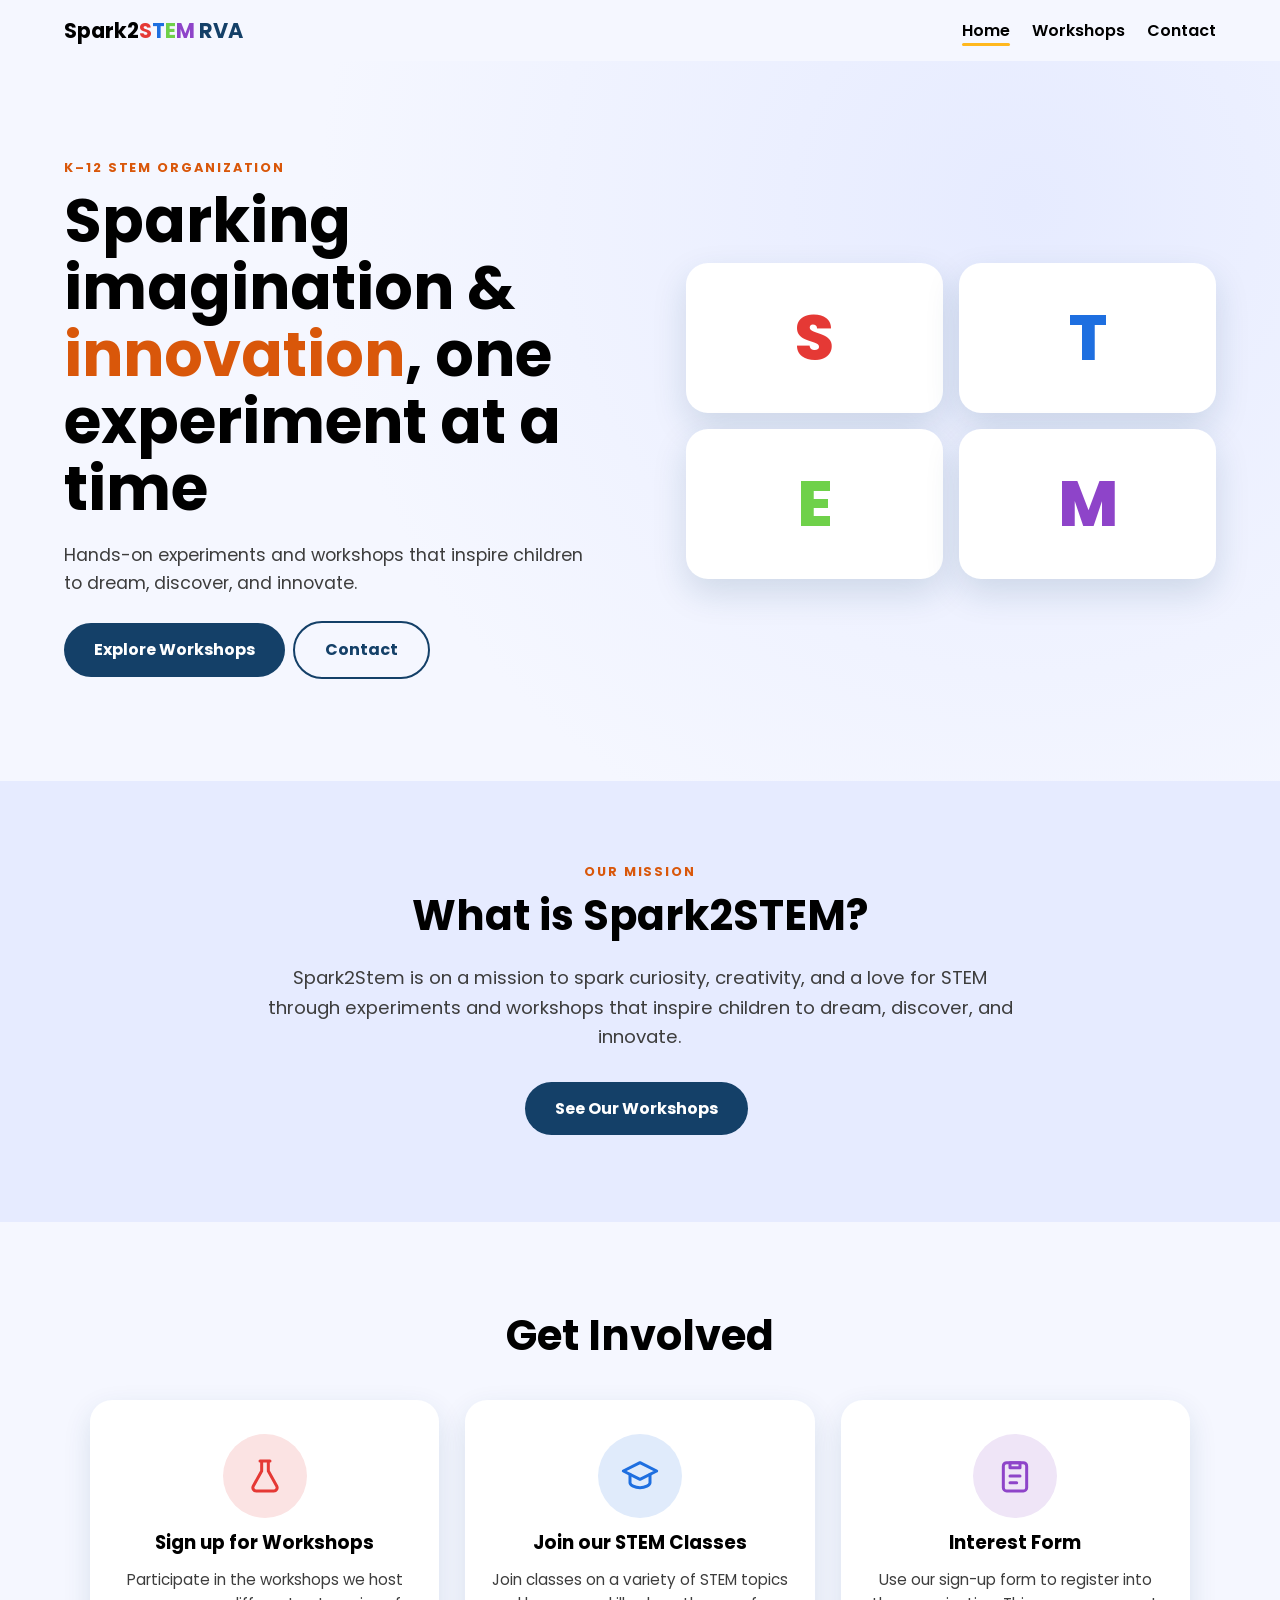
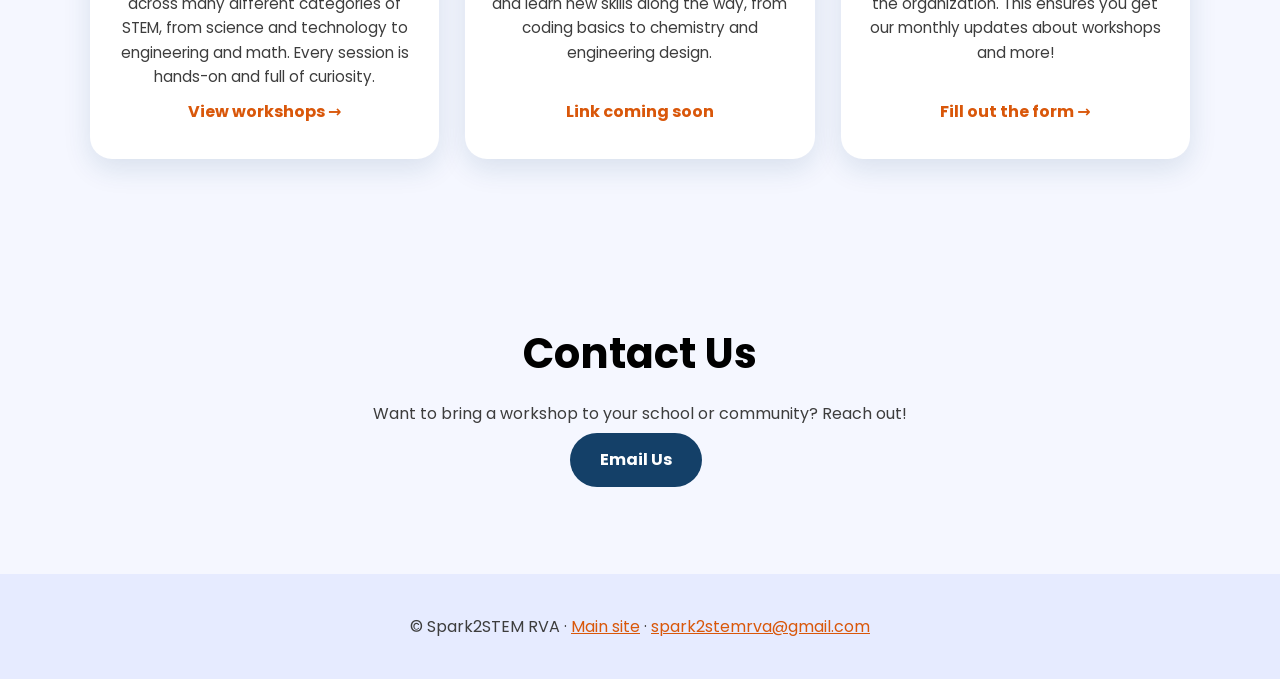
<file: index.html>
<!doctype html><html lang="en"><head><title>Spark2STEM RVA | Sparking Imagination & Innovation</title><meta charset="utf-8"><meta name="viewport" content="width=device-width,initial-scale=1"><link rel="icon" type="image/png" href="favicon.png"><link href="https://fonts.googleapis.com/css2?family=Poppins:wght@400;600;700;800&display=swap" rel="stylesheet"><link rel="stylesheet" href="style.css"></head><body>
<nav><b>Spark2<i class="s">S</i><i class="t">T</i><i class="e">E</i><i class="m">M</i> <i class="r">RVA</i></b><div><a href="index.html" class="on">Home</a><a href="workshops.html">Workshops</a><a href="index.html#contact">Contact</a></div></nav>
<header class="hero"><div><div class="tag rv">K–12 STEM Organization</div><h1 class="rv">Sparking imagination &amp; <em>innovation</em>, one experiment at a time</h1><p class="rv">Hands-on experiments and workshops that inspire children to dream, discover, and innovate.</p><div class="rv"><a class="btn" href="workshops.html">Explore Workshops</a><a class="btn alt" href="#contact">Contact</a></div></div>
<div class="stem"><i>S</i><i>T</i><i>E</i><i>M</i></div></header>
<section class="mission"><div class="tag rv">Our Mission</div><h2 class="rv">What is Spark2STEM?</h2><p class="rv">Spark2Stem is on a mission to spark curiosity, creativity, and a love for STEM through experiments and workshops that inspire children to dream, discover, and innovate.</p><a class="btn rv" href="workshops.html">See Our Workshops</a></section>
<section class="involved"><h2 class="rv">Get Involved</h2><div class="gi-grid">
<a class="gi rv" data-link="workshopsLink"><div class="ico"><svg viewBox="0 0 24 24" width="40" height="40" fill="none" stroke="currentColor" stroke-width="1.8" stroke-linecap="round" stroke-linejoin="round"><path d="M9 3h6M10 3v6l-5 9a2 2 0 0 0 1.8 3h10.4A2 2 0 0 0 19 18l-5-9V3"/></svg></div><h3>Sign up for Workshops</h3><p>Participate in the workshops we host across many different categories of STEM, from science and technology to engineering and math. Every session is hands-on and full of curiosity.</p><span class="go"></span></a>
<a class="gi rv" data-link="classesLink"><div class="ico"><svg viewBox="0 0 24 24" width="40" height="40" fill="none" stroke="currentColor" stroke-width="1.8" stroke-linecap="round" stroke-linejoin="round"><path d="M2 9l10-5 10 5-10 5z"/><path d="M6 11v5c0 1.5 3 3 6 3s6-1.5 6-3v-5"/></svg></div><h3>Join our STEM Classes</h3><p>Join classes on a variety of STEM topics and learn new skills along the way, from coding basics to chemistry and engineering design.</p><span class="go"></span></a>
<a class="gi rv" data-link="signupLink"><div class="ico"><svg viewBox="0 0 24 24" width="40" height="40" fill="none" stroke="currentColor" stroke-width="1.8" stroke-linecap="round" stroke-linejoin="round"><rect x="5" y="4" width="14" height="17" rx="2"/><path d="M9 4h6v3H9zM9 12h6M9 16h4"/></svg></div><h3>Interest Form</h3><p>Use our sign-up form to register into the organization. This ensures you get our monthly updates about workshops and more!</p><span class="go"></span></a>
</div></section>
<section id="contact" style="text-align:center"><h2 class="rv">Contact Us</h2><p class="rv" style="color:var(--mute)">Want to bring a workshop to your school or community? Reach out!</p><a class="btn rv" href="mailto:spark2stemrva@gmail.com">Email Us</a></section>
   <footer>© Spark2STEM RVA · <a href="https://spark2stem.github.io/">Main site</a> · <a href="mailto:spark2stemrva@gmail.com">spark2stemrva@gmail.com</a></footer><script src="app.js"></script></body></html>
</file>
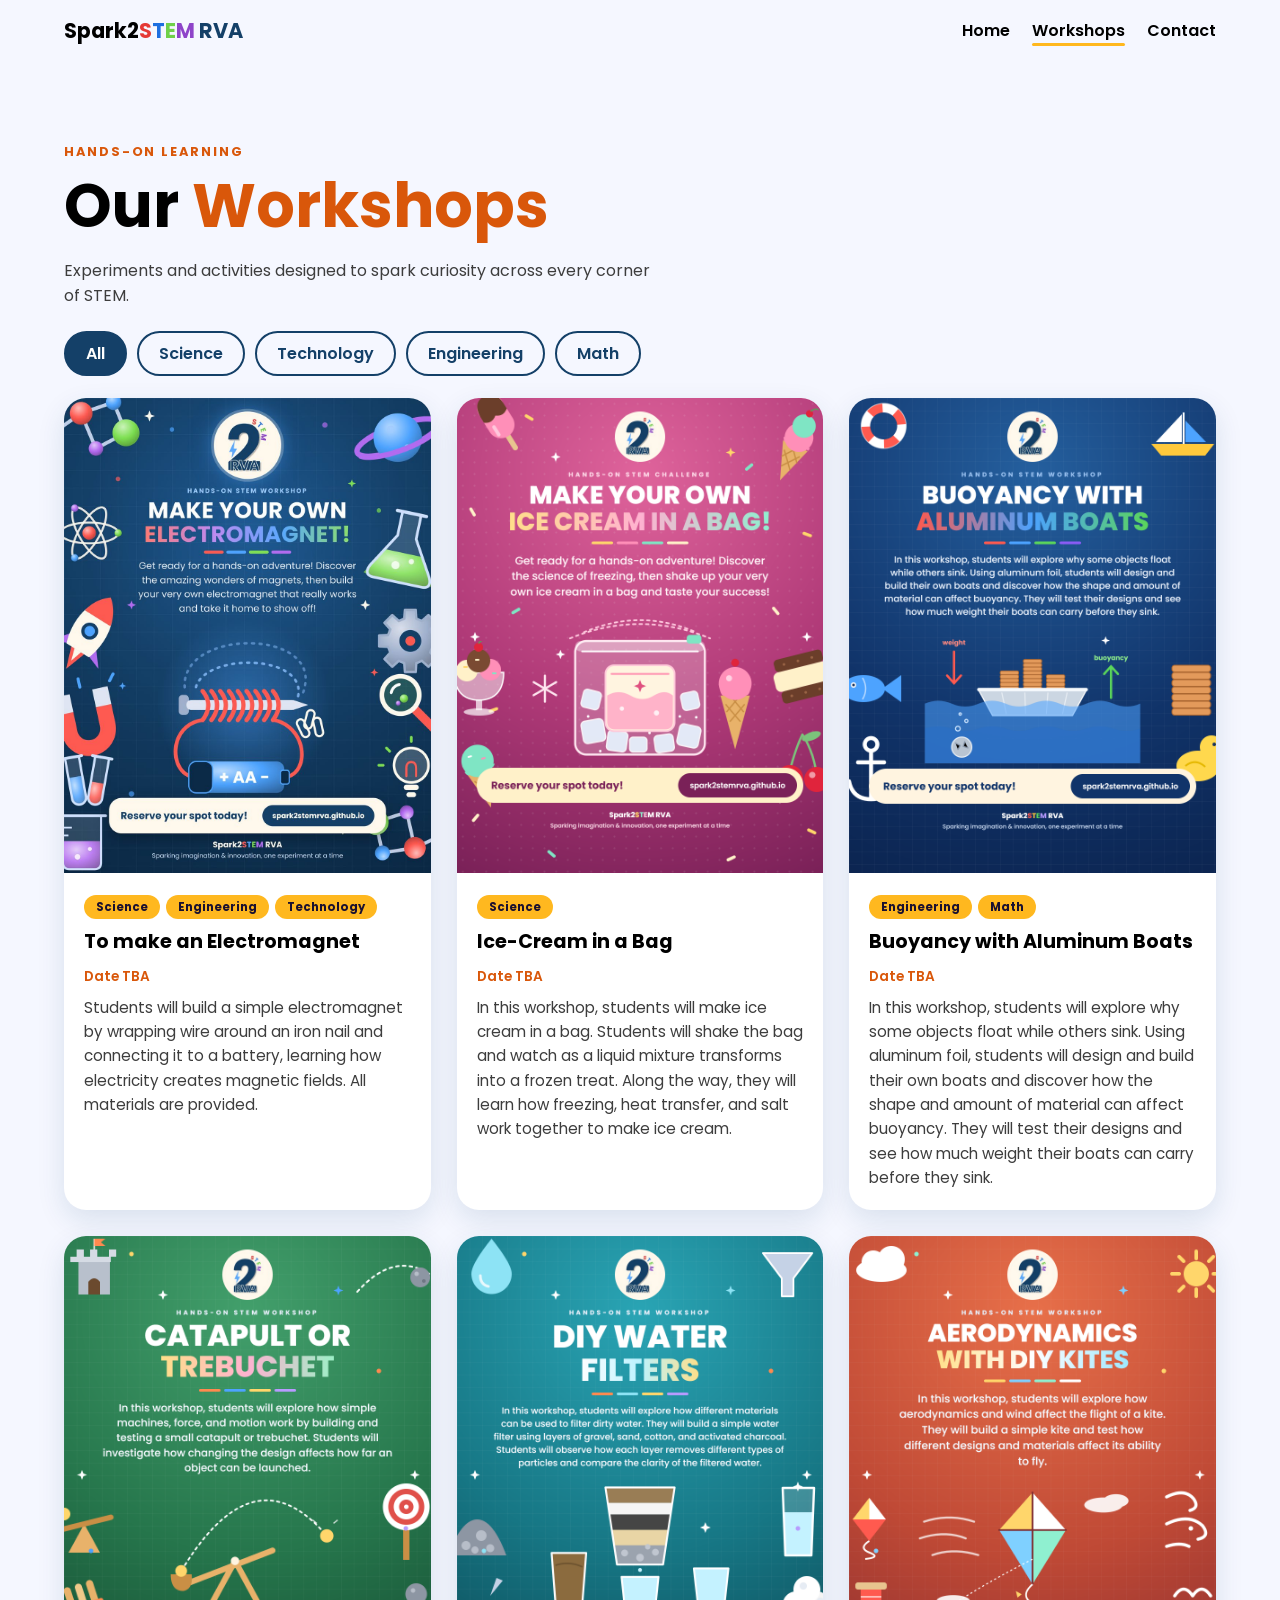
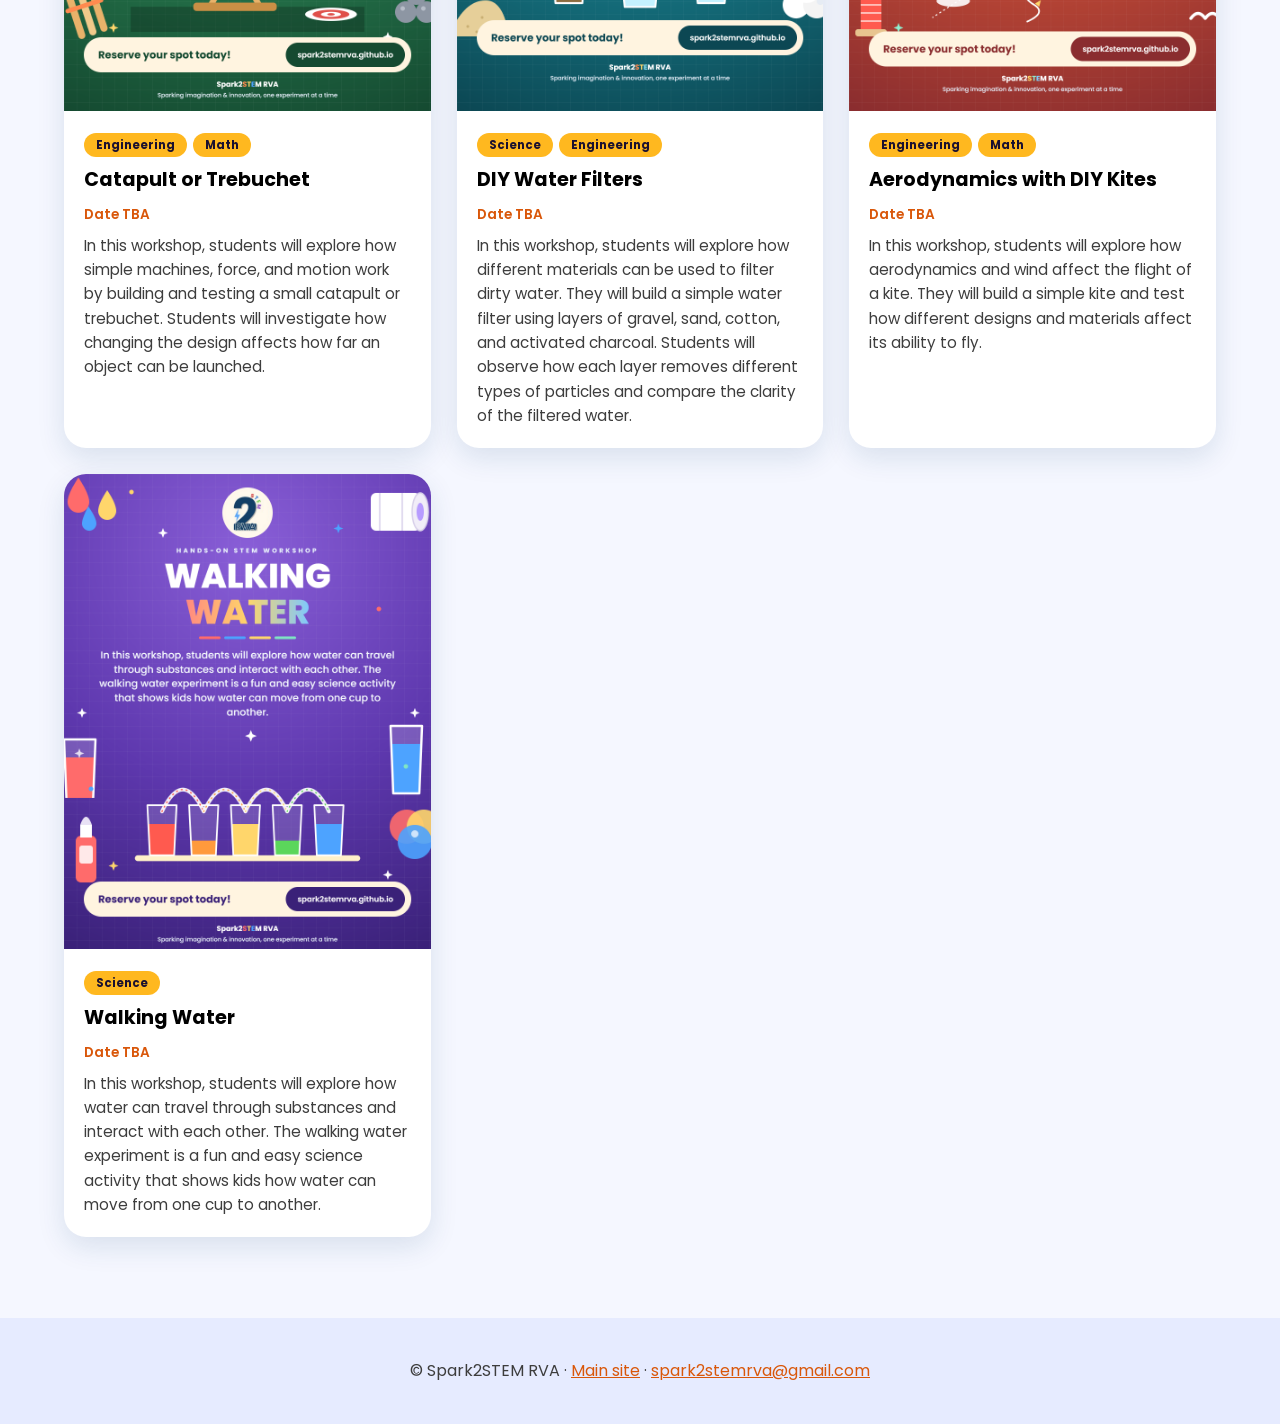
<file: workshops.html>
<!doctype html><html lang="en"><head><title>Workshops | Spark2STEM RVA</title><meta charset="utf-8"><meta name="viewport" content="width=device-width,initial-scale=1"><link rel="icon" type="image/png" href="favicon.png"><link href="https://fonts.googleapis.com/css2?family=Poppins:wght@400;600;700;800&display=swap" rel="stylesheet"><link rel="stylesheet" href="style.css"></head><body>
<nav><b>Spark2<i class="s">S</i><i class="t">T</i><i class="e">E</i><i class="m">M</i> <i class="r">RVA</i></b><div><a href="index.html">Home</a><a href="workshops.html" class="on">Workshops</a><a href="index.html#contact">Contact</a></div></nav>
<section><div class="tag rv">Hands-on Learning</div><h1 class="rv">Our <em>Workshops</em></h1><p class="rv" style="color:var(--mute);max-width:600px">Experiments and activities designed to spark curiosity across every corner of STEM.</p><div class="chips rv" id="chips"></div><div class="grid" id="grid"></div></section>
   <footer>© Spark2STEM RVA · <a href="https://spark2stem.github.io/">Main site</a> · <a href="mailto:spark2stemrva@gmail.com">spark2stemrva@gmail.com</a></footer><script src="app.js"></script></body></html>
</file>
<file: style.css>
:root{--navy:#144068;--bg:#f5f7ff;--bg2:#e6ebff;--card:#ffffff;--ink:#000000;--mute:#3d3d3d;--spark:#ffb81f;--hot:#ff7a1a;--acc:#d9570a;--r:22px}
*{box-sizing:border-box;margin:0}html{scroll-behavior:smooth}
body{font-family:'Poppins',system-ui,sans-serif;background:var(--bg);color:var(--ink);line-height:1.6;overflow-x:hidden}
nav{position:sticky;top:0;z-index:9;display:flex;justify-content:space-between;align-items:center;padding:14px 5vw;background:color-mix(in srgb,var(--bg) 85%,transparent);backdrop-filter:blur(12px)}
nav b{font-size:1.3rem}nav b span{color:var(--acc)}nav div a{color:var(--ink);text-decoration:none;margin-left:22px;font-weight:600;position:relative}
nav div a:after{content:'';position:absolute;left:0;bottom:-4px;height:3px;width:0;background:var(--spark);border-radius:3px;transition:.3s}
nav div a:hover:after,nav div a.on:after{width:100%}
.btn{display:inline-block;padding:14px 30px;border-radius:99px;background:var(--navy);color:#fff;font-weight:700;text-decoration:none;transition:transform .3s,box-shadow .3s;margin:6px 8px 6px 0}
.btn:hover{transform:translateY(-4px) scale(1.04);box-shadow:0 12px 28px rgba(20,64,104,.35)}
.btn.alt{background:transparent;color:var(--navy);border:2px solid var(--navy)}
.hero{display:grid;grid-template-columns:1.1fr 1fr;gap:40px;align-items:center;padding:8vh 5vw;min-height:80vh;background:radial-gradient(circle at 80% 20%,var(--bg2),var(--bg) 60%)}
.tag{color:var(--acc);font-weight:700;letter-spacing:.15em;text-transform:uppercase;font-size:.8rem}
h1{font-size:clamp(2.2rem,5vw,3.8rem);line-height:1.1;margin:10px 0 18px}h1 em{font-style:normal;color:var(--acc)}
.hero p{color:var(--mute);font-size:1.1rem;max-width:520px;margin-bottom:18px}
.stem{position:relative;height:380px;display:grid;grid-template-columns:1fr 1fr;gap:16px;align-content:center}
.stem i{font-style:normal;display:grid;place-items:center;font-size:4rem;font-weight:800;border-radius:var(--r);background:var(--card);color:var(--acc);height:150px;box-shadow:0 14px 34px rgba(20,64,104,.15);animation:float 5s ease-in-out infinite}
.stem i:nth-child(1){color:#e53935}.stem i:nth-child(2){animation-delay:-1.2s;color:#1e6fe0}.stem i:nth-child(3){animation-delay:-2.4s;color:#6fd14a}.stem i:nth-child(4){animation-delay:-3.6s;color:#8e44c9}
@keyframes float{50%{transform:translateY(-16px) rotate(2deg)}}
section{padding:9vh 5vw}h2{font-size:clamp(1.8rem,4vw,2.6rem);margin-bottom:14px}
.mission{text-align:center;background:var(--bg2)}.mission p{max-width:760px;margin:0 auto 24px;font-size:1.15rem;color:var(--mute)}
.chips{display:flex;flex-wrap:wrap;gap:10px;margin:22px 0}
.chips button{font:inherit;font-weight:600;padding:8px 20px;border-radius:99px;border:2px solid var(--navy);background:transparent;color:var(--navy);cursor:pointer;transition:.25s}
.chips button.on,.chips button:hover{background:var(--navy);color:#fff}
.grid{display:grid;grid-template-columns:repeat(auto-fill,minmax(270px,1fr));gap:26px}
.card{background:var(--card);border-radius:var(--r);overflow:hidden;box-shadow:0 10px 28px rgba(20,64,104,.12);transition:transform .35s,box-shadow .35s;display:flex;flex-direction:column}
.card:hover{transform:translateY(-8px) rotate(-.4deg);box-shadow:0 18px 40px rgba(20,64,104,.22)}
.card .img{height:180px;background:linear-gradient(135deg,var(--hot),var(--spark)) center/cover;display:grid;place-items:center;font-size:3.5rem}
.card .body{padding:20px;display:flex;flex-direction:column;gap:8px;flex:1}.card h3{font-size:1.2rem}.card p{color:var(--mute);font-size:.95rem;flex:1}
.pill{display:inline-block;font-size:.72rem;font-weight:700;padding:3px 12px;border-radius:99px;background:var(--spark);color:#1a1030;margin-right:6px}
.when{font-size:.85rem;color:var(--acc);font-weight:600}.card a{color:var(--acc);font-weight:700;text-decoration:none}
.empty{color:var(--mute)}footer{text-align:center;padding:40px 5vw;color:var(--mute);background:var(--bg2)}footer a{color:var(--acc)}
.rv{opacity:0;transform:translateY(34px);transition:opacity .8s ease,transform .8s ease}.rv.in{opacity:1;transform:none}
@media(max-width:800px){.hero{grid-template-columns:1fr}.stem{height:auto}nav div a{margin-left:12px}}
@media(prefers-reduced-motion:reduce){*{animation:none!important;transition:none!important}.rv{opacity:1;transform:none}}
.involved{text-align:center}.gi-grid{display:grid;grid-template-columns:repeat(auto-fit,minmax(260px,1fr));gap:26px;max-width:1100px;margin:30px auto 0}
.gi{display:flex;flex-direction:column;align-items:center;gap:10px;padding:34px 26px;background:var(--card);border-radius:var(--r);color:var(--ink);text-decoration:none;box-shadow:0 10px 28px rgba(20,64,104,.12);transition:transform .35s,box-shadow .35s}
.gi:hover{transform:translateY(-8px);box-shadow:0 18px 40px rgba(20,64,104,.22)}
.gi .ico{width:84px;height:84px;display:grid;place-items:center;font-size:2.6rem;border-radius:50%;background:var(--bg2);color:var(--navy);transition:transform .4s}.gi:hover .ico{transform:rotate(-8deg) scale(1.1)}
.gi p{color:var(--mute);font-size:.95rem;flex:1}.gi .go{font-weight:700;color:var(--acc)}.gi.soon{cursor:default}.gi.soon:hover{transform:none}
nav b i{font-style:normal}nav b .s{color:#e53935}nav b .t{color:#1e6fe0}nav b .e{color:#6fd14a}nav b .m{color:#8e44c9}
.gi:nth-child(1) .ico{color:#e53935;background:color-mix(in srgb,#e53935 14%,#fff)}
.gi:nth-child(2) .ico{color:#1e6fe0;background:color-mix(in srgb,#1e6fe0 14%,#fff)}
.gi:nth-child(3) .ico{color:#8e44c9;background:color-mix(in srgb,#8e44c9 14%,#fff)}
nav b .r{color:#144068}
.card .pic{width:100%;height:260px;object-fit:cover;display:block}.card .pic.whole{height:auto}
</file>
